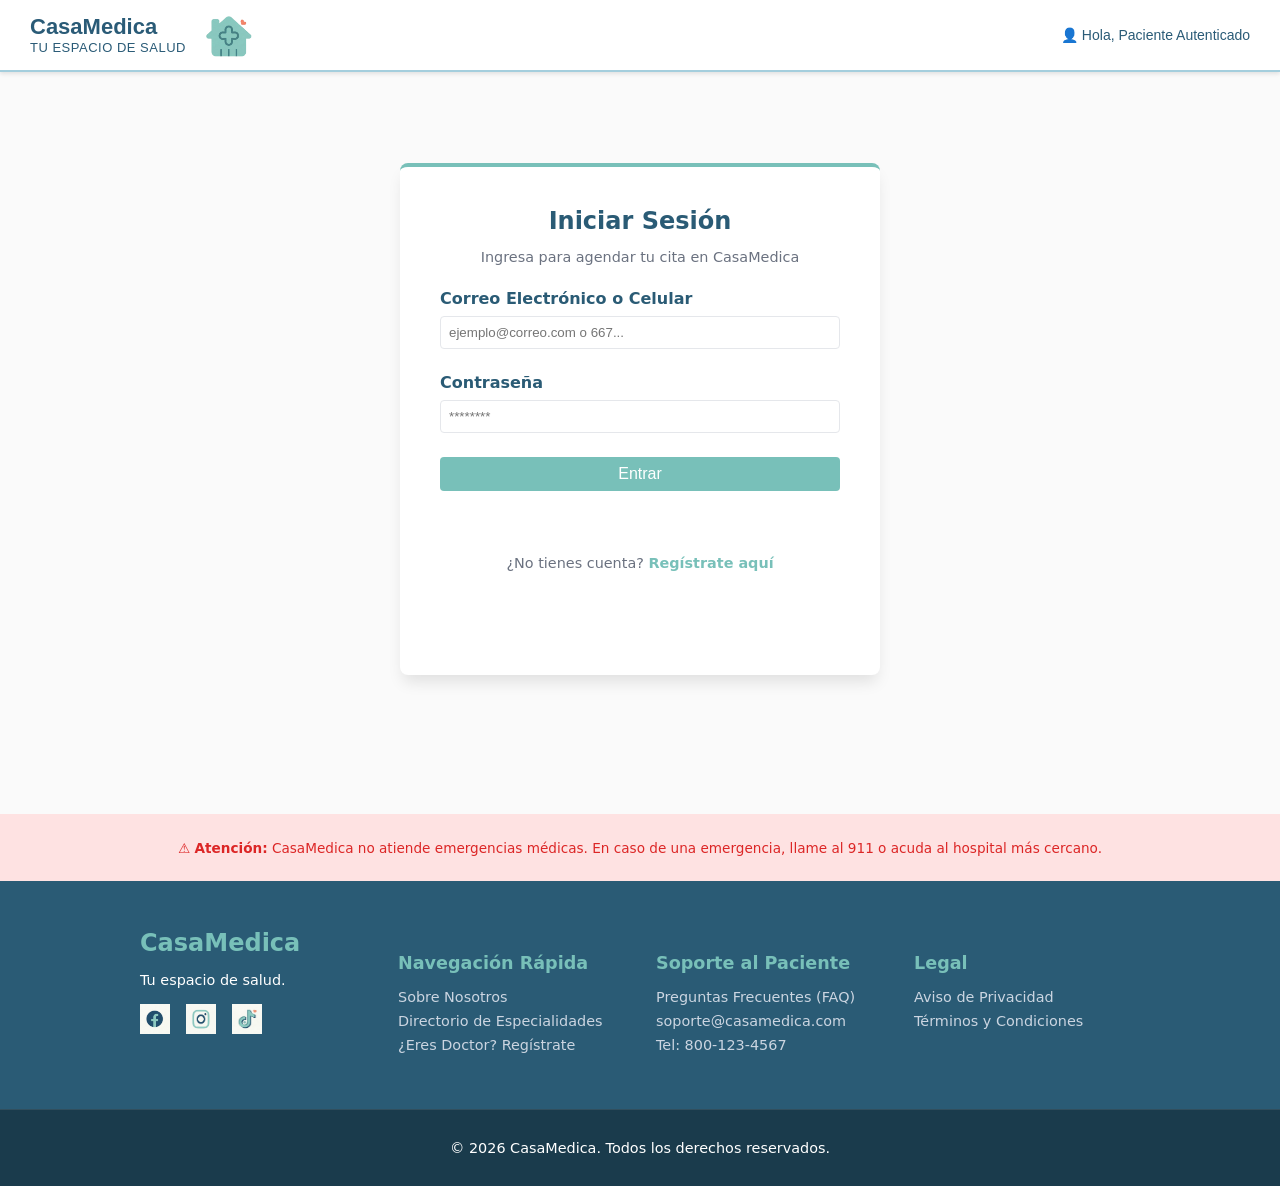
<file: index.html>
<!DOCTYPE html>
<html lang="es">
<head>
    <meta charset="UTF-8">
    <meta name="viewport" content="width=device-width, initial-scale=1.0">
    <title>Agendar Cita Médica</title>
    <!-- Enlazamos nuestro archivo CSS externo -->
    <link rel="stylesheet" href="estilos.css">
</head>
<body>

    <!-- Navbar simulando sesión iniciada -->
    <nav class="navbar">
        <div class="logo">
            <div class="logo-text-group"> <h1>CasaMedica</h1>
                <h2>TU ESPACIO DE SALUD</h2>
            </div>
            <img src="casamedicasin.png" alt="Logo" class="logo-img">
        </div>
        <div class="user-info">👤 Hola, Paciente Autenticado</div>
    </nav>
    <div id="auth-section" class="auth-container">
        <!-- Formulario de Inicio de Sesión -->
        <div id="login-form" class="auth-box">
            <h2>Iniciar Sesión</h2>
            <p>Ingresa para agendar tu cita en CasaMedica</p>
            
            <div class="form-group">
                <label>Correo Electrónico o Celular</label>
                <!-- Se pide correo o celular -->
                <input type="text" id="login-user" class="form-control" placeholder="ejemplo@correo.com o 667...">
            </div>
            <div class="form-group">
                <label>Contraseña</label>
                <input type="password" id="login-pass" class="form-control" placeholder="********">
            </div>
            
            <button onclick="iniciarSesion()" class="btn btn-primary" style="width: 100%;">Entrar</button>
            <p class="auth-switch text-center">¿No tienes cuenta? <a href="#" onclick="toggleAuth()">Regístrate aquí</a></p>
        </div>

        <!-- Formulario de Registro (Oculto por defecto) -->
        <div id="register-form" class="auth-box hidden">
            <h2>Crear Cuenta</h2>
            <p>Regístrate como nuevo paciente</p>
            
            <div class="form-group">
                <label>Nombre Completo</label>
                <input type="text" id="reg-name" class="form-control" placeholder="Juan Pérez">
            </div>
            <div class="form-group">
                <label>Correo Electrónico o Celular</label>
                <input type="text" id="reg-user" class="form-control" placeholder="ejemplo@correo.com o 667...">
            </div>
            <div class="form-group">
                <label>Contraseña</label>
                <input type="password" id="reg-pass" class="form-control" placeholder="********">
            </div>
            
            <button onclick="registrarUsuario()" class="btn btn-success" style="width: 100%;">Registrarme</button>
            <p class="auth-switch text-center">¿Ya tienes cuenta? <a href="#" onclick="toggleAuth()">Inicia sesión</a></p>
        </div>
    </div>

   <!-- Contenedor Principal (Dashboard del Paciente) -->
    <div id="main-section" class="dashboard-layout hidden">
        
        <!-- Menú Lateral -->
        <aside class="sidebar">
            <ul class="nav-links">
                <li id="menu-agendar" class="active" onclick="cambiarVista('agendar')">
                    ➕ Agendar Cita
                </li>
                <li id="menu-citas" onclick="cambiarVista('mis-citas')">
                    📅 Mis Citas Programadas
                </li>
                <li onclick="alert('Módulo de recetas en construcción')">
                    💊 Mis Recetas
                </li>
                <li onclick="alert('Módulo de historial en construcción')">
                    📁 Historial Médico
                </li>
                <li onclick="location.reload()">
                    🚪 Cerrar Sesión
                </li>
            </ul>
        </aside>

        <!-- Contenido Dinámico -->
        <main class="dashboard-content">
            
            <!-- ========================================== -->
            <!-- VISTA 1: AGENDAR CITA (Tu código original) -->
            <!-- ========================================== -->
            <div id="vista-agendar">
                
                <!-- Indicador de Pasos -->
                <div class="step-indicator">
                    <span id="step1-indicator" class="step active">1. Elegir Doctor</span>
                    <span id="step2-indicator" class="step">2. Horario</span>
                    <span id="step3-indicator" class="step">3. Pago (50%)</span>
                    <span id="step4-indicator" class="step">4. Confirmación</span>
                </div>

                <!-- PASO 1: Selección de Doctor -->
                <div id="step1" class="step-container">
                    <h2>Selecciona un Doctor</h2>
                    <div class="grid-2">
                        <!-- Tarjeta 1: Dra. Ana López -->
                        <div class="card" onclick="nextStep(2, 'Dra. Ana López (Cardiología)')">
                            <div class="doctor-profile">
                                <img src="doctora1.png" alt="Foto Dra. Ana López" class="doctor-avatar">
                                <div class="doctor-info">
                                    <h3>Dra. Ana López</h3>
                                    <div class="rating">⭐⭐⭐⭐⭐ <span>(48 reseñas)</span></div>
                                    <p class="specialty">❤️ Cardiología</p>
                                </div>
                            </div>
                            <button class="btn btn-primary">Seleccionar</button>
                        </div>

                        <!-- Tarjeta 2: Dr. Carlos Pérez -->
                        <div class="card" onclick="nextStep(2, 'Dr. Carlos Pérez (Dermatología)')">
                            <div class="doctor-profile">
                                <img src="doctor1.png" alt="Foto Dr. Carlos Pérez" class="doctor-avatar">
                                <div class="doctor-info">
                                    <h3>Dr. Carlos Pérez</h3>
                                    <div class="rating">⭐⭐⭐⭐⭐ <span>(35 reseñas)</span></div>
                                    <p class="specialty">🩺 Dermatología</p>
                                </div>
                            </div>
                            <button class="btn btn-primary">Seleccionar</button>
                        </div>

                        <!-- Tarjeta 3: Dra. María González -->
                        <div class="card" onclick="nextStep(2, 'Dra. María González (Pediatría)')">
                            <div class="doctor-profile">
                                <img src="doctora2.png" alt="Foto Dra. María González" class="doctor-avatar">
                                <div class="doctor-info">
                                    <h3>Dra. María González</h3>
                                    <div class="rating">⭐⭐⭐⭐⭐ <span>(62 reseñas)</span></div>
                                    <p class="specialty">👶 Pediatría</p>
                                </div>
                            </div>
                            <button class="btn btn-primary">Seleccionar</button>
                        </div>

                        <!-- Tarjeta 4: Dr. Luis Martínez -->
                        <div class="card" onclick="nextStep(2, 'Dr. Luis Martínez (Traumatología)')">
                            <div class="doctor-profile">
                                <img src="doctor2.png" alt="Foto Dr. Luis Martínez" class="doctor-avatar">
                                <div class="doctor-info">
                                    <h3>Dr. Luis Martínez</h3>
                                    <div class="rating">⭐⭐⭐⭐⭐ <span>(28 reseñas)</span></div>
                                    <p class="specialty">🦴 Traumatología</p>
                                </div>
                            </div>
                            <button class="btn btn-primary">Seleccionar</button>
                        </div>

                        <!-- Tarjeta 5: Dra. Sofía Ramírez -->
                        <div class="card" onclick="nextStep(2, 'Dra. Sofía Ramírez (Neurología)')">
                            <div class="doctor-profile">
                                <img src="doctora3.png" alt="Foto Dra. Sofía Ramírez" class="doctor-avatar">
                                <div class="doctor-info">
                                    <h3>Dra. Sofía Ramírez</h3>
                                    <div class="rating">⭐⭐⭐⭐⭐ <span>(41 reseñas)</span></div>
                                    <p class="specialty">🧠 Neurología</p>
                                </div>
                            </div>
                            <button class="btn btn-primary">Seleccionar</button>
                        </div>

                        <!-- Tarjeta 6: Dr. Jorge Herrera -->
                        <div class="card" onclick="nextStep(2, 'Dr. Jorge Herrera (Gastroenterología)')">
                            <div class="doctor-profile">
                                <img src="doctor3.png" alt="Foto Dr. Jorge Herrera" class="doctor-avatar">
                                <div class="doctor-info">
                                    <h3>Dr. Jorge Herrera</h3>
                                    <div class="rating">⭐⭐⭐⭐⭐ <span>(50 reseñas)</span></div>
                                    <p class="specialty">🩺 Gastroenterología</p>
                                </div>
                            </div>
                            <button class="btn btn-primary">Seleccionar</button>
                        </div>
                    </div>
                </div>

                <!-- PASO 2: Selección de Sucursal y Horario -->
                <div id="step2" class="step-container hidden">
                    <h2>Elige Sucursal y Horario</h2>
                    <p id="selected-doctor" class="highlight-text"></p>
                    
                    <div class="form-group">
                        <label>Sucursal Disponibles</label>
                        <select id="sucursal" class="form-control">
                            <option>Centro Médico Norte</option>
                            <option>Clínica Sur</option>
                        </select>
                    </div>
                    <div class="form-group">
                        <label>Horarios Disponibles</label>
                        <div class="grid-3">
                            <button class="time-slot" onclick="selectTime('09:00 AM')">09:00 AM</button>
                            <button class="time-slot" onclick="selectTime('11:30 AM')">11:30 AM</button>
                            <button class="time-slot" onclick="selectTime('04:00 PM')">04:00 PM</button>
                        </div>
                    </div>
                    <div class="actions justify-between">
                        <button onclick="prevStep(1)" class="btn btn-text">← Volver</button>
                        <button onclick="nextStep(3)" class="btn btn-primary">Continuar</button>
                    </div>
                </div>

                <!-- PASO 3: Resumen y Pago -->
                <div id="step3" class="step-container hidden">
                    <h2>Resumen y Pago</h2>
                    <div class="summary-box">
                        <ul>
                            <li><strong>Doctor:</strong> <span id="summary-doctor"></span></li>
                            <li><strong>Horario:</strong> <span id="summary-time"></span></li>
                            <li><strong>Sucursal:</strong> <span id="summary-sucursal"></span></li>
                        </ul>
                        <div class="summary-total">
                            <span>Costo total: $1,000 MXN</span>
                            <span class="total-price">Anticipo (50%): $500 MXN</span>
                        </div>
                    </div>

                    <!-- Formulario de Pago -->
                    <div class="payment-form">
                        <h3>Introduce datos de pago</h3>
                        <input type="text" id="numero-tarjeta" placeholder="Número de Tarjeta" class="form-control mb-3">
                        <div class="flex-gap">
                            <input type="text" placeholder="MM/AA" class="form-control">
                            <input type="text" placeholder="CVC" class="form-control">
                        </div>
                    </div>

                    <!-- Botones simulando el bloque 'alt' -->
                    <div class="actions justify-between items-center">
                        <button onclick="prevStep(2)" class="btn btn-text">← Volver</button>
                        <div class="flex-gap">
                            <button id="btn-pagar" onclick="simulatePayment(true)" class="btn btn-success">Pagar y Agendar</button>
                        </div>
                    </div>
                    <p id="payment-error" class="error-msg hidden">Error en el pago: Fondos insuficientes. Intenta nuevamente.</p>
                </div>

                <!-- PASO 4: Confirmación -->
                <div id="step4" class="step-container hidden text-center">
                    <div class="success-icon">✓</div>
                    <h2 class="title-large">¡Cita Confirmada!</h2>
                    <p class="subtitle">El pago fue exitoso, tu horario ha sido bloqueado y hemos enviado una notificación a tu correo y al del doctor.</p>
                    <button onclick="location.reload()" class="btn btn-primary">Volver al inicio</button>
                </div>

            </div> <!-- FIN DE VISTA 1 -->


            <!-- ========================================== -->
            <!-- VISTA 2: MIS CITAS PROGRAMADAS             -->
            <!-- ========================================== -->
            <div id="vista-mis-citas" class="hidden">
                <div class="section-header justify-between items-center mb-3">
                    <h2>Mis Citas Programadas</h2>
                </div>

                <div id="lista-citas">
                    <!-- Cita Simulada 1 -->
                    <div class="card mb-3" id="cita-101">
                        <div class="justify-between items-center">
                            <div>
                                <h3 style="color: var(--text-main); margin-bottom: 5px;">Dr. Carlos Pérez</h3>
                                <p style="margin-bottom: 5px;"><strong>Especialidad:</strong> Dermatología</p>
                                <p style="margin-bottom: 5px;">📍 Centro Médico Norte</p>
                                <p class="highlight-text">📅 Jueves 28 de Marzo, 2026 - 10:00 AM</p>
                            </div>
                            <button class="btn btn-danger" onclick="cancelarCita('cita-101')">Cancelar Cita</button>
                        </div>
                    </div>

                    <!-- Cita Simulada 2 -->
                    <div class="card mb-3" id="cita-102">
                        <div class="justify-between items-center">
                            <div>
                                <h3 style="color: var(--text-main); margin-bottom: 5px;">Dra. Ana López</h3>
                                <p style="margin-bottom: 5px;"><strong>Especialidad:</strong> Cardiología</p>
                                <p style="margin-bottom: 5px;">📍 Clínica Sur</p>
                                <p class="highlight-text">📅 Viernes 03 de Abril, 2026 - 11:30 AM</p>
                            </div>
                            <button class="btn btn-danger" onclick="cancelarCita('cita-102')">Cancelar Cita</button>
                        </div>
                    </div>
                </div>
                
                <!-- Mensaje cuando no hay citas -->
                <div id="mensaje-sin-citas" class="hidden text-center" style="padding: 2rem;">
                    <p class="subtitle">No tienes citas programadas en este momento.</p>
                    <button class="btn btn-primary" onclick="cambiarVista('agendar')">Agendar Nueva Cita</button>
                </div>
            </div> <!-- FIN DE VISTA 2 -->

        </main>
    </div>
    <!-- Footer CasaMedica -->
    <footer class="site-footer">
        <!-- Descargo de responsabilidad -->
        <div class="footer-disclaimer">
            <p>⚠️ <strong>Atención:</strong> CasaMedica no atiende emergencias médicas. En caso de una emergencia, llame al 911 o acuda al hospital más cercano.</p>
        </div>

        <div class="footer-content">
            <!-- Columna 1: Branding -->
            <div class="footer-col branding">
                <h3 class="footer-logo">CasaMedica</h3>
                <p>Tu espacio de salud.</p>
                <div class="social-links">
                    <!-- Aquí pon la ruta de tus imágenes de redes -->
                    <a href="https://www.facebook.com/share/14bTTWqxJrE/"><img src="face.png" alt="Facebook" class="social-icon"></a>
                    <a href="https://www.instagram.com/_casamedica_?igsh=MmNtZ2VxcXM4ZjY1"><img src="insta.png" alt="Instagram" class="social-icon"></a>
                    <a href="https://www.tiktok.com/@casamedica1?_r=1&_t=ZS-950CyYFi7JE"><img src="Captura de pantalla 2026-03-25 223524.png" alt="Tiktok" class="social-icon"></a>
                </div>
            </div>

            <!-- Columna 2: Navegación -->
            <div class="footer-col">
                <h4>Navegación Rápida</h4>
                <ul>
                    <li><a href="#">Sobre Nosotros</a></li>
                    <li><a href="#">Directorio de Especialidades</a></li>
                    <li><a href="#">¿Eres Doctor? Regístrate</a></li>
                </ul>
            </div>

            <!-- Columna 3: Soporte -->
            <div class="footer-col">
                <h4>Soporte al Paciente</h4>
                <ul>
                    <li><a href="#">Preguntas Frecuentes (FAQ)</a></li>
                    <li><a href="#">soporte@casamedica.com</a></li>
                    <li><a href="#">Tel: 800-123-4567</a></li>
                </ul>
            </div>

            <!-- Columna 4: Legal -->
            <div class="footer-col">
                <h4>Legal</h4>
                <ul>
                    <li><a href="#">Aviso de Privacidad</a></li>
                    <li><a href="#">Términos y Condiciones</a></li>
                </ul>
            </div>
        </div>

        <!-- Copyright -->
        <div class="footer-bottom">
            <p>&copy; 2026 CasaMedica. Todos los derechos reservados.</p>
        </div>
    </footer>
    <script src="app.js"></script>
    
</body>
</html>
</file>
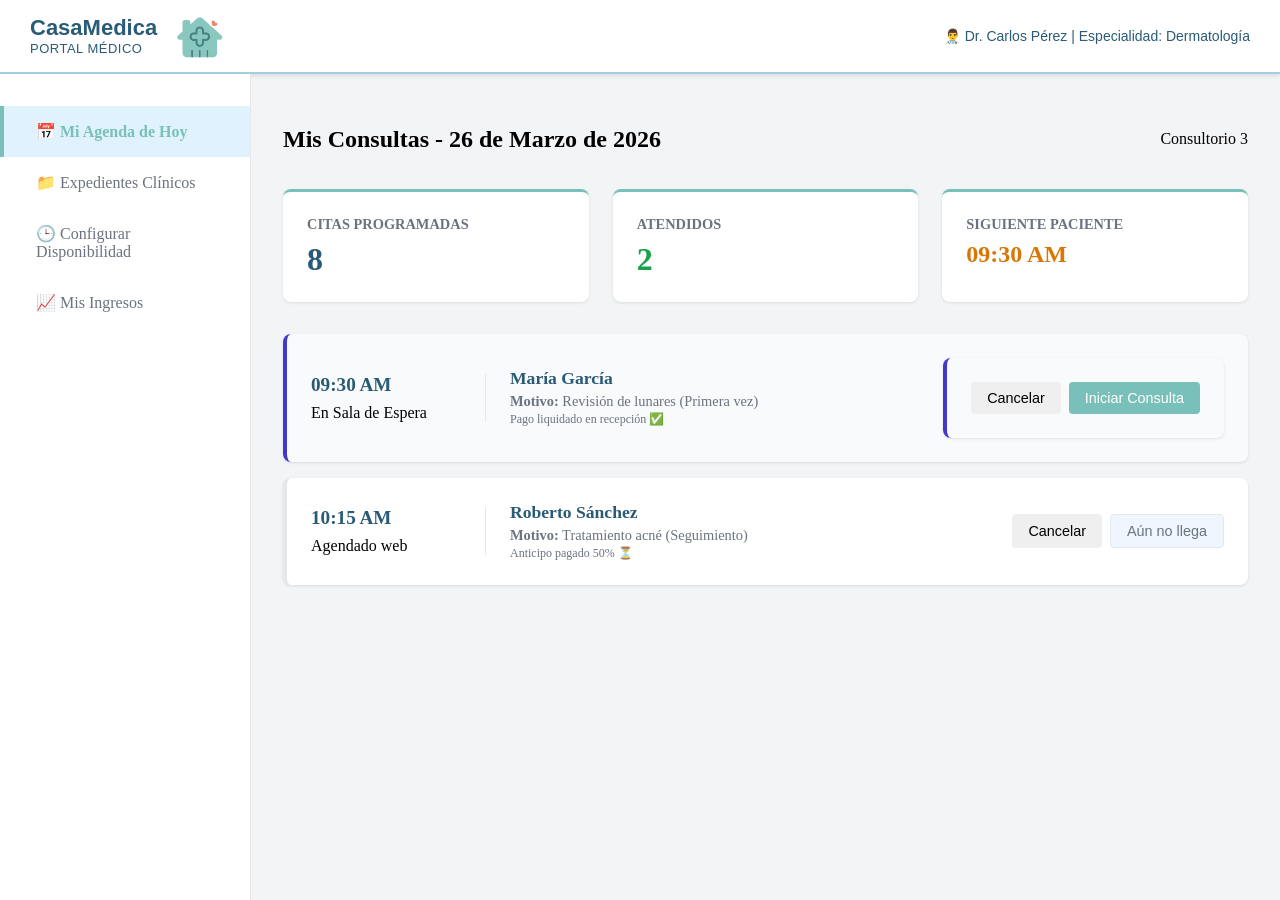
<file: doctor.html>
<!DOCTYPE html>
<html lang="es">
<head>
    <meta charset="UTF-8">
    <meta name="viewport" content="width=device-width, initial-scale=1.0">
    <title>Portal Médico - CasaMedica</title>
    <!-- Reutilizamos tu archivo de estilos principal donde ya están las clases del dashboard -->
    <link rel="stylesheet" href="doctor.css">
</head>
<body class="dashboard-body">

    <!-- Navbar del Dashboard -->
    <nav class="navbar">
        <div class="logo">
            <div class="logo-text-group"> 
                <h1>CasaMedica</h1>
                <h2>PORTAL MÉDICO</h2>
            </div>
            <img src="casamedicasin.png" alt="Logo" class="logo-img">
        </div>
        <div class="user-info">
            👨‍⚕️ Dr. Carlos Pérez | Especialidad: Dermatología
        </div>
    </nav>

    <div class="dashboard-layout">
        <!-- Menú Lateral -->
        <aside class="sidebar">
            <ul class="nav-links">
                <li class="active">📅 Mi Agenda de Hoy</li>
                <li>📁 Expedientes Clínicos</li>
                <li>🕒 Configurar Disponibilidad</li>
                <li>📈 Mis Ingresos</li>
            </ul>
        </aside>

        <!-- Contenido Principal -->
        <main class="dashboard-content">
            
            <div class="section-header justify-between items-center mb-3">
                <h2>Mis Consultas - 26 de Marzo de 2026</h2>
                <span class="badge badge-info">Consultorio 3</span>
            </div>

            <!-- Tarjetas de Resumen Rápido -->
            <div class="kpi-grid">
                <div class="kpi-card">
                    <h3>Citas Programadas</h3>
                    <p class="kpi-number">8</p>
                </div>
                <div class="kpi-card">
                    <h3>Atendidos</h3>
                    <p class="kpi-number text-success">2</p>
                </div>
                <div class="kpi-card">
                    <h3>Siguiente Paciente</h3>
                    <p class="kpi-number text-warning" style="font-size: 1.5rem;">09:30 AM</p>
                </div>
            </div>

            <!-- Lista de Pacientes (Estilo Tarjetas para el Doctor) -->
            <div class="doctor-agenda">
                
                <!-- Paciente 1: Esperando (Ya hizo check-in en recepción) -->
                <div class="agenda-card status-waiting" id="cita-1">
                    <div class="agenda-time">
                        <h3>09:30 AM</h3>
                        <span class="badge badge-primary">En Sala de Espera</span>
                    </div>
                    <div class="agenda-details">
                        <h4>María García</h4>
                        <p><strong>Motivo:</strong> Revisión de lunares (Primera vez)</p>
                        <p class="text-muted"><small>Pago liquidado en recepción ✅</small></p>
                    </div>
                    <div class="agenda-card status-waiting" id="cita-1">
                    <!-- ... (resto del código de la cita) ... -->
                    
                    <div class="agenda-action flex-gap">
                        <button class="btn btn-danger" onclick="cancelarCitaDoctor('cita-1')">Cancelar</button>
                        <button class="btn btn-primary" onclick="abrirConsulta('cita-1', 'María García', '09:30 AM')">Iniciar Consulta</button>
                    </div>
                </div>
                </div>

                <!-- Paciente 2: Agendado (Aún no llega a recepción) -->
                <div class="agenda-card" id="cita-2">
                    <div class="agenda-time">
                        <h3>10:15 AM</h3>
                        <span class="badge badge-info">Agendado web</span>
                    </div>
                    <div class="agenda-details">
                        <h4>Roberto Sánchez</h4>
                        <p><strong>Motivo:</strong> Tratamiento acné (Seguimiento)</p>
                        <p class="text-muted"><small>Anticipo pagado 50% ⏳</small></p>
                    </div>
                    <div class="agenda-action flex-gap">
                        <button class="btn btn-danger" onclick="cancelarCitaDoctor('cita-2')">Cancelar</button>
                        <button class="btn btn-outline" disabled>Aún no llega</button>
                    </div>
                </div>

            </div>
        </main>
    </div>

    <!-- ==================== MODAL: EXPEDIENTE CLÍNICO ==================== -->
    <div id="modal-consulta" class="modal-overlay hidden">
        <div class="modal-content" style="max-width: 700px;"> <!-- Más ancho para notas médicas -->
            <div class="justify-between items-center mb-3">
                <h2 class="text-main m-0">Expediente de Consulta</h2>
                <span class="badge badge-warning" id="consulta-hora"></span>
            </div>
            
            <div class="summary-box mb-3">
                <p><strong>Paciente:</strong> <span id="consulta-paciente"></span></p>
            </div>

            <!-- Formulario de Notas Médicas -->
            <div class="form-group">
                <label>Notas de Evolución y Síntomas (Privado)</label>
                <textarea id="notas-medicas" class="form-control" rows="4" placeholder="Escriba aquí los síntomas y observaciones físicas..."></textarea>
            </div>

            <div class="form-group">
                <label>Diagnóstico Principal</label>
                <input type="text" id="diagnostico" class="form-control" placeholder="Ej. Dermatitis atópica leve">
            </div>

            <div class="form-group">
                <label>Receta Médica (Se entregará al paciente)</label>
                <textarea id="receta" class="form-control" rows="3" placeholder="Medicamento, dosis y frecuencia..."></textarea>
            </div>

            <div class="actions justify-between mt-4">
                <button onclick="cerrarConsulta()" class="btn btn-text">Cancelar</button>
                <div class="flex-gap">
                    <button onclick="guardarProgreso()" class="btn btn-outline">Guardar Borrador</button>
                    <button onclick="finalizarConsulta()" class="btn btn-success">Finalizar Consulta</button>
                </div>
            </div>
        </div>
    </div>
    <!-- ==================== FIN DEL MODAL ==================== -->

    <script src="doctor.js"></script>
</body>
</html>
</file>
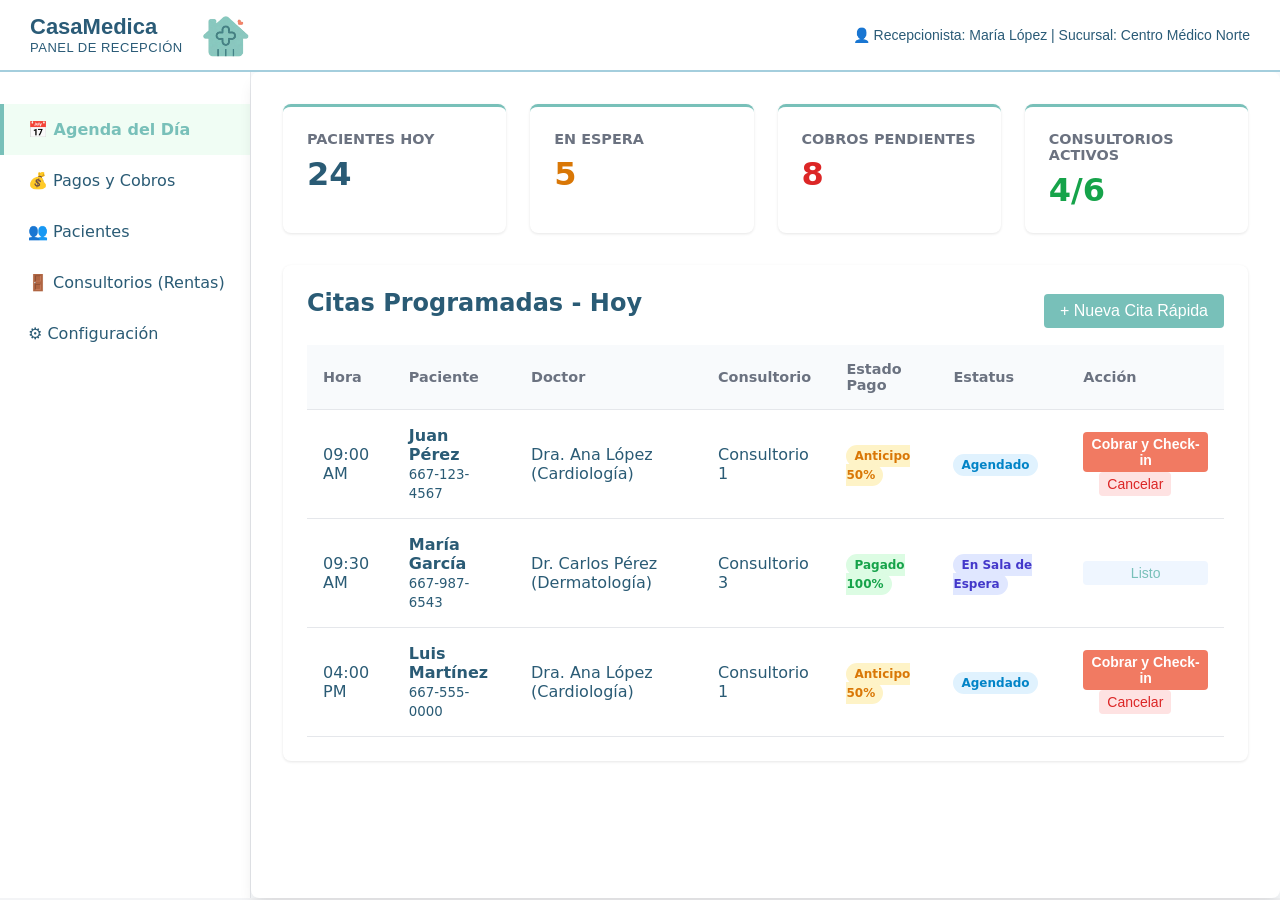
<file: Recepcionista.html>
<!DOCTYPE html>
<html lang="es">
<head>
    <meta charset="UTF-8">
    <meta name="viewport" content="width=device-width, initial-scale=1.0">
    <title>Panel de Recepción - CasaMedica</title>
    <link rel="stylesheet" href="estilos.css">
    <link rel="stylesheet" href="Recepcionista.css"> <!-- Estilos específicos del dashboard -->
</head>
<body class="dashboard-body">

    <!-- Navbar del Dashboard -->
    <nav class="navbar">
        <div class="logo">
            <div class="logo-text-group"> 
                <h1>CasaMedica</h1>
                <h2>PANEL DE RECEPCIÓN</h2>
            </div>
            <img src="casamedicasin.png" alt="Logo" class="logo-img">
        </div>
        <div class="user-info">
            👤 Recepcionista: María López | Sucursal: Centro Médico Norte
        </div>
    </nav>

    <div class="dashboard-layout">
        <!-- Menú Lateral (Sidebar) -->
        <aside class="sidebar">
            <ul class="nav-links">
                <li class="active">📅 Agenda del Día</li>
                <li>💰 Pagos y Cobros</li>
                <li>👥 Pacientes</li>
                <li>🚪 Consultorios (Rentas)</li>
                <li>⚙️ Configuración</li>
            </ul>
        </aside>

        <!-- Contenido Principal -->
        <main class="dashboard-content">
            
            <!-- Tarjetas de Resumen (KPIs) -->
            <div class="kpi-grid">
                <div class="kpi-card">
                    <h3>Pacientes Hoy</h3>
                    <p class="kpi-number">24</p>
                </div>
                <div class="kpi-card">
                    <h3>En Espera</h3>
                    <p class="kpi-number text-warning">5</p>
                </div>
                <div class="kpi-card">
                    <h3>Cobros Pendientes</h3>
                    <p class="kpi-number text-danger">8</p>
                </div>
                <div class="kpi-card">
                    <h3>Consultorios Activos</h3>
                    <p class="kpi-number text-success">4/6</p>
                </div>
            </div>

            <!-- Tabla de Citas del Día -->
            <div class="panel-section">
                <div class="section-header justify-between items-center mb-3">
                    <h2>Citas Programadas - Hoy</h2>
                    <button class="btn btn-primary">+ Nueva Cita Rápida</button>
                </div>

                <div class="table-container">
                    <table class="data-table">
                        <thead>
                            <tr>
                                <th>Hora</th>
                                <th>Paciente</th>
                                <th>Doctor</th>
                                <th>Consultorio</th>
                                <th>Estado Pago</th>
                                <th>Estatus</th>
                                <th>Acción</th>
                            </tr>
                        </thead>
                        <tbody id="citas-body">
                            <!-- Fila 1: Paciente que ya pagó el anticipo en web -->
                            <tr>
                                <td>09:00 AM</td>
                                <td><strong>Juan Pérez</strong><br><small>667-123-4567</small></td>
                                <td>Dra. Ana López (Cardiología)</td>
                                <td>Consultorio 1</td>
                                <td><span class="badge badge-warning">Anticipo 50%</span></td>
                                <td><span class="badge badge-info">Agendado</span></td>
                                <td>
                                    <button class="btn btn-success btn-sm" onclick="cobrarRestante(this)">Cobrar y Check-in</button>
                                    <button class="btn btn-danger btn-sm ml-3" onclick="iniciarCancelacion(this, 48)">Cancelar</button>
                                </td>
                            </tr>
                            
                            <!-- Fila 2: Paciente que ya pagó completo y está esperando -->
                            <tr>
                                <td>09:30 AM</td>
                                <td><strong>María García</strong><br><small>667-987-6543</small></td>
                                <td>Dr. Carlos Pérez (Dermatología)</td>
                                <td>Consultorio 3</td>
                                <td><span class="badge badge-success">Pagado 100%</span></td>
                                <td><span class="badge badge-primary">En Sala de Espera</span></td>
                                <td>
                                    <button class="btn btn-outline btn-sm" disabled>Listo</button>
                                </td>
                            </tr>

                            <!-- Fila 3: Cita de la tarde, pendiente -->
                            <tr>
                                <td>04:00 PM</td>
                                <td><strong>Luis Martínez</strong><br><small>667-555-0000</small></td>
                                <td>Dra. Ana López (Cardiología)</td>
                                <td>Consultorio 1</td>
                                <td><span class="badge badge-warning">Anticipo 50%</span></td>
                                <td><span class="badge badge-info">Agendado</span></td>
                                <td>
                                <button class="btn btn-success btn-sm" onclick="cobrarRestante(this)">Cobrar y Check-in</button>
                                <button class="btn btn-danger btn-sm ml-3" onclick="iniciarCancelacion(this, 2)">Cancelar</button>
                                </td>
                            </tr>
                        </tbody>
                    </table>
                </div>
            </div>

        </main>
    </div>

    <!-- ==================== INICIO DEL MODAL DE CANCELACIÓN ==================== -->
    <div id="modal-cancelacion" class="modal-overlay hidden">
        <div class="modal-content">
            <h2 class="text-danger mb-3">Cancelar Cita</h2>
            
            <div class="summary-box mb-3">
                <p><strong>Paciente:</strong> <span id="cancel-paciente"></span></p>
                <p><strong>Doctor:</strong> <span id="cancel-doctor"></span></p>
                <p><strong>Hora:</strong> <span id="cancel-hora"></span></p>
            </div>

            <div id="alerta-reembolso" class="alerta-validacion mb-3">
                <!-- Se inyecta por JS -->
            </div>

            <div class="actions justify-between mt-4">
                <button onclick="cerrarModalCancelacion()" class="btn btn-outline">Volver</button>
                <button onclick="procesarCancelacion()" class="btn btn-danger">Confirmar Cancelación</button>
            </div>
        </div>
    </div>
    <!-- ==================== FIN DEL MODAL ==================== -->

    <script src="Recepcionista.js"></script>
</body>
</html>
</file>
<file: estilos.css>
:root {
    --primary-color: #78C0B9; /* Nuevo color del botón */
    --primary-hover: #5DAAA3; /* Un tono ligeramente más oscuro para el hover */
    --success-color: #F17A62; /* Coral del corazón */
    --success-hover: #D9644D; /* Coral oscuro al pasar el mouse */
    --danger-color: #dc2626;
    --danger-bg: #fee2e2;
    --bg-color: #FAFAFA; /* Fondo blanco/hueso limpio */
    --text-main: #2A5B75; /* Azul oscuro de la tipografía */
    --text-muted: #6b7280;
    --border-color: #e5e7eb;
}

body {
    font-family: system-ui, -apple-system, sans-serif;
    background-color: var(--bg-color);
    margin: 0;
    padding: 0;
    color: var(--text-main);
}

.navbar {
    display: flex;
    justify-content: space-between;
    align-items: center;
    padding: 10px 30px;
    background-color: white;
    border-bottom: 2px solid #a4cedd;
    box-shadow: 0 2px 4px rgba(0,0,0,0.1);
    font-family: Arial, sans-serif;
}

.logo {
    display: flex;
    align-items: center;
    gap: 15px;
}

/* Agrupamos el texto para que se apile profesionalmente */
.logo-text-group {
    display: flex;
    flex-direction: column;
    justify-content: center;
}

.logo-text-group h1 {
    margin: 0;
    font-size: 22px;
    color: #2a5b77;
    font-weight: bold;
}

.logo-text-group h2 {
    margin: 0;
    font-size: 13px;
    color: #2a5b77;
    font-weight: normal;
    letter-spacing: 0.5px;
}

/* === TAMAÑO PERFECTO DE LA IMAGEN === */
.logo-img {
    max-height: 50px; /* Limitar altura */
    width: auto;
}

.user-info {
    font-size: 14px;
    color: #2a5b77;
}
/* Contenedor Principal */
.main-container {
    max-width: 800px;
    margin: 2.5rem auto;
    background-color: white;
    padding: 2rem;
    border-radius: 0.5rem;
    box-shadow: 0 10px 15px -3px rgba(0, 0, 0, 0.1);
}

/* Indicadores de Pasos */
.step-indicator {
    display: flex;
    justify-content: space-between;
    border-bottom: 1px solid var(--border-color);
    padding-bottom: 1rem;
    margin-bottom: 1.5rem;
    font-size: 0.875rem;
    color: var(--text-muted);
}

.step.active { color: var(--primary-color); font-weight: bold; }
.step.completed { color: var(--success-color); font-weight: 500; }

/* Tipografía */
h2 { font-size: 1.5rem; margin-top: 0; margin-bottom: 1rem; }
h3 { font-size: 1.125rem; margin: 0 0 0.5rem 0; }
.highlight-text { color: var(--primary-color); font-weight: 500; margin-bottom: 1rem; }
.title-large { font-size: 2rem; margin-bottom: 0.5rem; }
.subtitle { color: var(--text-muted); margin-bottom: 1.5rem; }
.text-center { text-align: center; padding: 2.5rem 0; }

/* Utilidades */
.hidden { display: none !important; }
.mb-3 { margin-bottom: 0.75rem; }

/* Grillas */
.grid-2 { display: grid; grid-template-columns: repeat(auto-fit, minmax(250px, 1fr)); gap: 1rem; }
.grid-3 { display: grid; grid-template-columns: repeat(3, 1fr); gap: 0.5rem; }
.flex-gap { display: flex; gap: 0.75rem; }
.justify-between { display: flex; justify-content: space-between; }
.items-center { align-items: center; }

/* Tarjetas (Cards) */
/* Tarjetas (Cards) */
.card {
    border: 1px solid var(--border-color);
    padding: 1rem;
    border-radius: 0.5rem;
    cursor: pointer;
    transition: border-color 0.2s;
    
    /* Agregamos Flexbox para alinear el contenido */
    display: flex;
    flex-direction: column;
    height: 100%; /* Hace que todas las tarjetas midan lo mismo en su fila */
    box-sizing: border-box;
}

.card:hover { 
    border-color: var(--primary-color); 
}

.card p { 
    color: var(--text-muted); 
    margin: 0 0 1rem 0; 
}

/* Esta regla empuja el botón siempre al fondo de la tarjeta */
.card .btn {
    margin-top: auto; 
}

/* Formularios */
.form-group { margin-bottom: 1.5rem; }
.form-group label { display: block; font-weight: bold; margin-bottom: 0.5rem; }
.form-control {
    width: 100%;
    padding: 0.5rem;
    border: 1px solid var(--border-color);
    border-radius: 0.25rem;
    box-sizing: border-box;
}

/* Botones */
.btn {
    padding: 0.5rem 1rem;
    border-radius: 0.25rem;
    border: none;
    cursor: pointer;
    font-size: 1rem;
    transition: background-color 0.2s;
}
.btn-primary { 
    background-color: var(--primary-color); 
    color: white; /* Asegura que el texto sea blanco */
    font-weight: 500; /* Le da un poco más de peso al texto */
}
.btn-primary:hover { background-color: var(--primary-hover); }
.btn-outline { background-color: #eff6ff; color: var(--primary-color); width: 100%; }
.btn-text { background-color: transparent; color: var(--text-muted); }
.btn-text:hover { color: var(--text-main); }
.btn-success { background-color: var(--success-color); color: white; font-weight: bold; }
.btn-success:hover { background-color: var(--success-hover); }
.btn-danger { background-color: var(--danger-bg); color: var(--danger-color); }

.time-slot {
    border: 1px solid var(--border-color);
    padding: 0.5rem;
    background: white;
    border-radius: 0.25rem;
    cursor: pointer;
}
.time-slot:hover { background-color: #eff6ff; }
.time-slot:focus { background-color: var(--primary-color); color: white; }

/* Secciones específicas */
.summary-box {
    background-color: #F0F7F6; /* Turquesa súper claro */
    padding: 1rem;
    border-radius: 0.5rem;
    border: 1px solid var(--primary-color);
    margin-bottom: 1.5rem;
}

.summary-total {
    border-top: 1px solid var(--primary-color);
    padding-top: 1rem;
    display: flex;
    justify-content: space-between;
    align-items: center;
}

.total-price { 
    font-size: 1.25rem; 
    font-weight: bold; 
    color: var(--success-color); /* El precio total en color Coral */
}
.total-price { font-size: 1.25rem; font-weight: bold; color: #1e40af; }
.payment-form {
    border: 1px solid var(--border-color);
    padding: 1rem;
    border-radius: 0.5rem;
    margin-bottom: 1.5rem;
}
.error-msg { color: var(--danger-color); font-size: 0.875rem; margin-top: 0.75rem; }
.success-icon { color: var(--success-color); font-size: 4rem; margin-bottom: 1rem; }

/* ==================== FOOTER ==================== */
.site-footer {
    background-color: var(--text-main); /* Usa el azul oscuro de tu marca */
    color: white;
    margin-top: 3rem;
    font-size: 0.9rem;
}

.footer-disclaimer {
    background-color: var(--danger-bg);
    color: var(--danger-color);
    text-align: center;
    padding: 0.75rem 1rem;
    font-size: 0.85rem;
}

.footer-content {
    max-width: 1000px;
    margin: 0 auto;
    padding: 3rem 2rem;
    display: grid;
    grid-template-columns: repeat(auto-fit, minmax(200px, 1fr));
    gap: 2rem;
}

.footer-logo {
    color: var(--primary-color); /* Turquesa para resaltar el nombre */
    font-size: 1.5rem;
    margin-top: 0;
}

.footer-col h4 {
    color: var(--primary-color);
    margin-bottom: 1rem;
    font-size: 1.1rem;
}

.footer-col ul {
    list-style: none;
    padding: 0;
    margin: 0;
}

.footer-col ul li {
    margin-bottom: 0.5rem;
}

.footer-col a {
    color: #cbd5e1; /* Gris claro para los enlaces */
    text-decoration: none;
    transition: color 0.2s;
}

.footer-col a:hover {
    color: white; /* Se iluminan al pasar el mouse */
}

.social-links {
    display: flex;
    gap: 1rem;
    margin-top: 1rem;
}

.social-icon {
    width: 30px; /* Tamaño de tus íconos */
    height: 30px;
    transition: transform 0.2s;
}

.social-icon:hover {
    transform: scale(1.1);
}

.footer-bottom {
    background-color: #1a3b4c; /* Un azul aún más oscuro para la base */
    text-align: center;
    padding: 1rem;
    border-top: 1px solid rgba(255,255,255,0.1);
}

/* ==================== MEJORAS TARJETAS DOCTORES ==================== */
.doctor-profile {
    display: flex;
    align-items: center; /* Alinea la foto con el texto */
    gap: 15px;
    margin-bottom: 15px;
}

.doctor-avatar {
    width: 65px;
    height: 65px;
    border-radius: 50%; /* Esto hace que la imagen sea un círculo perfecto */
    object-fit: cover; /* Evita que las fotos se deformen si no son cuadradas */
    border: 2px solid var(--primary-color); /* Borde turquesa de tu marca */
}

.doctor-info h3 {
    margin: 0 0 4px 0;
    font-size: 1.1rem;
    color: var(--text-main);
}

.rating {
    font-size: 0.8rem;
    margin-bottom: 4px;
}

.rating span {
    color: var(--text-muted);
    font-size: 0.75rem;
    margin-left: 5px;
}

.specialty {
    margin: 0 !important;
    font-size: 0.9rem;
    color: var(--text-muted);
    font-weight: 500;
}

.doctor-availability {
    background-color: #f0fdf4; /* Un verde muy clarito que da sensación de "disponible" */
    border: 1px solid #bbf7d0;
    padding: 8px;
    border-radius: 6px;
    margin-bottom: 15px;
    font-size: 0.85rem;
    color: var(--success-hover); /* Verde más oscuro para el texto */
    text-align: center;
}

.auth-container {
    display: flex;
    justify-content: center;
    align-items: center;
    min-height: 70vh; /* Centrado vertical */
    padding: 2rem;
}

.auth-box {
    background-color: white;
    padding: 2.5rem;
    border-radius: 0.5rem;
    box-shadow: 0 10px 15px -3px rgba(0, 0, 0, 0.1);
    width: 100%;
    max-width: 400px;
    border-top: 4px solid var(--primary-color);
}

.auth-box h2 {
    text-align: center;
    color: var(--text-main);
    margin-bottom: 0.5rem;
}

.auth-box p {
    text-align: center;
    color: var(--text-muted);
    margin-bottom: 1.5rem;
    font-size: 0.9rem;
}

.auth-switch {
    margin-top: 1.5rem;
    font-size: 0.9rem;
}

.auth-switch a {
    color: var(--primary-color);
    text-decoration: none;
    font-weight: bold;
    transition: color 0.2s;
}

.auth-switch a:hover {
    color: var(--primary-hover);
    text-decoration: underline;
}

/* ==================== DASHBOARD PACIENTE ==================== */
/* 1. Modificamos el contenedor para que ocupe todo el ancho y no se centre */
/* 1. Contenedor principal sin márgenes para que toque el navbar y el fondo */
.dashboard-layout {
    display: flex;
    max-width: 100%;
    margin: 0; /* Quitamos todos los márgenes para que se pegue a las orillas */
    min-height: calc(100vh - 75px); /* Ocupa el alto total de la pantalla menos el Navbar (que mide aprox 75px) */
    background-color: #f8fafc; /* Fondo gris súper claro para que resalte el contenido (igual al del doctor) */
}

/* 2. Menú lateral que llega hasta abajo */
.sidebar {
    width: 260px;
    background-color: white;
    border-radius: 0; /* Quitamos los bordes redondeados por completo */
    border-right: 1px solid var(--border-color); /* Línea divisoria sutil para separar del contenido */
    height: auto; /* Al ser un elemento flex, auto hace que se estire hasta abajo junto con el contenido */
    box-shadow: none; /* Quitamos la sombra para un diseño más plano y moderno */
}

/* 3. Área de contenido dinámico */
.dashboard-content {
    flex: 1;
    padding: 2.5rem;
    background-color: transparent; /* El fondo lo da el dashboard-layout */
    box-shadow: none; /* Quitamos la sombra del contenedor para que solo las tarjetas (cards) tengan sombra */
}

.sidebar .nav-links {
    list-style: none;
    padding: 0;
    margin: 0;
}

.sidebar .nav-links li {
    padding: 1rem 1.5rem;
    cursor: pointer;
    color: var(--text-main);
    transition: all 0.2s ease;
    border-left: 4px solid transparent;
    font-weight: 500;
}

.sidebar .nav-links li:hover {
    background-color: #f0fdf4;
    color: var(--primary-color);
}

.sidebar .nav-links li.active {
    border-left-color: var(--primary-color);
    background-color: #f0fdf4;
    color: var(--primary-color);
    font-weight: bold;
}

/* Área de contenido dinámico */
.dashboard-content {
    flex: 1;
    background-color: white;
    padding: 2rem;
    border-radius: 0.5rem;
    box-shadow: 0 10px 15px -3px rgba(0, 0, 0, 0.1);
}
</file>
<file: doctor.css>
/* ============================================================
   ESTILOS ESPECÍFICOS PARA EL PORTAL DEL DOCTOR (doctor.css)
   ============================================================ */

/* ============================================================
   ESTILOS DE LA BARRA DE NAVEGACIÓN (NAVBAR)
   ============================================================ */
.navbar {
    display: flex;
    justify-content: space-between;
    align-items: center;
    padding: 10px 30px;
    background-color: white;
    border-bottom: 2px solid #a4cedd; /* Línea azul claro abajo */
    box-shadow: 0 2px 4px rgba(0,0,0,0.1);
    font-family: Arial, sans-serif;
    height: 74px; /* Altura fija para alinear con el menú lateral */
    box-sizing: border-box;
}
.logo-img {
    max-height: 50px; /* Limitar altura */
    width: auto;
}

.user-info {
    font-size: 14px;
    color: #2a5b77;
}
/* Contenedor Principal */
.main-container {
    max-width: 800px;
    margin: 2.5rem auto;
    background-color: white;
    padding: 2rem;
    border-radius: 0.5rem;
    box-shadow: 0 10px 15px -3px rgba(0, 0, 0, 0.1);
}
.logo {
    display: flex;
    align-items: center;
    gap: 15px;
}

.logo-text-group {
    display: flex;
    flex-direction: column;
    justify-content: center;
}

.logo-text-group h1 {
    margin: 0;
    font-size: 22px;
    color: #2a5b77;
    font-weight: bold;
}

.logo-text-group h2 {
    margin: 0;
    font-size: 13px;
    color: #2a5b77;
    font-weight: normal;
    letter-spacing: 0.5px;
    text-transform: uppercase; /* Para que diga PORTAL MÉDICO en mayúsculas */
}

.user-info {
    font-size: 14px;
    color: #2a5b77;
    display: flex;
    align-items: center;
}

/* También agregamos los estilos de los botones principales para que "Iniciar Consulta" se vea bien */
.btn {
    padding: 0.5rem 1rem;
    border-radius: 0.25rem;
    border: none;
    cursor: pointer;
    font-size: 0.9rem;
    transition: background-color 0.2s;
    font-weight: 500;
}

.btn-primary { 
    background-color: #78C0B9; 
    color: white; 
}

.btn-primary:hover { 
    background-color: #5DAAA3; 
}

.btn-outline { 
    background-color: #eff6ff; 
    color: #6b7280; 
    border: 1px solid #e5e7eb;
}
/* 1. ESTRUCTURA PRINCIPAL DEL DASHBOARD */
.dashboard-body {
    background-color: #f3f4f6;
    margin: 0;
    overflow-x: hidden;
}

/* MÁGIA AQUÍ: Convierte el contenedor en una fila horizontal */
.dashboard-layout {
    display: flex;
    min-height: calc(100vh - 74px);
}

/* 2. MENÚ LATERAL (SIDEBAR) */
.sidebar {
    width: 250px;
    min-width: 250px;
    background-color: white;
    border-right: 1px solid #e5e7eb;
    padding: 2rem 0;
}

.nav-links {
    list-style: none;
    padding: 0;
    margin: 0;
}

.nav-links li {
    padding: 1rem 2rem;
    cursor: pointer;
    color: #6b7280;
    font-weight: 500;
    transition: all 0.2s;
    border-left: 4px solid transparent;
}

.nav-links li:hover {
    background-color: #eff6ff;
    color: #78C0B9;
}

.nav-links li.active {
    background-color: #e0f2fe;
    color: #78C0B9;
    border-left-color: #78C0B9;
    font-weight: bold;
}

/* 3. CONTENIDO PRINCIPAL (DERECHA) */
.dashboard-content {
    flex-grow: 1;
    padding: 2rem;
    overflow-y: auto;
}

/* 4. TARJETAS SUPERIORES (KPIs) */
.kpi-grid {
    display: flex; /* Las pone en línea horizontal */
    gap: 1.5rem;
    margin-bottom: 2rem;
}

.kpi-card {
    background: white;
    padding: 1.5rem;
    border-radius: 0.5rem;
    box-shadow: 0 1px 3px rgba(0,0,0,0.1);
    border-top: 3px solid #78C0B9;
    flex: 1; /* Hacen que midan lo mismo */
}

.kpi-card h3 {
    color: #6b7280;
    font-size: 0.9rem;
    margin-bottom: 0.5rem;
    text-transform: uppercase;
    margin-top: 0;
}

.kpi-number {
    font-size: 2rem;
    font-weight: bold;
    color: #2A5B75;
    margin: 0;
}

/* 5. LISTA DE PACIENTES (TARJETAS DEL DOCTOR) */
.doctor-agenda {
    display: flex;
    flex-direction: column;
    gap: 1rem;
}

.agenda-card {
    display: flex; /* Convierte cada tarjeta en una fila horizontal */
    align-items: center;
    background: white;
    padding: 1.5rem;
    border-radius: 0.5rem;
    box-shadow: 0 1px 3px rgba(0,0,0,0.1);
    border-left: 4px solid #e5e7eb;
    transition: transform 0.2s;
}

.agenda-card:hover {
    transform: translateX(5px);
}

.agenda-card.status-waiting {
    border-left-color: #4338ca; /* Borde azul para "En espera" */
    background-color: #f8fafc;
}

.agenda-card.status-done {
    border-left-color: #16a34a; /* Borde verde para "Atendido" */
    opacity: 0.7;
}

.agenda-time {
    width: 150px;
    border-right: 1px solid #e5e7eb;
    padding-right: 1.5rem;
    margin-right: 1.5rem;
}

.agenda-time h3 {
    margin: 0 0 0.5rem 0;
    color: #2A5B75;
    font-size: 1.2rem;
}

.agenda-details {
    flex-grow: 1;
}

.agenda-details h4 {
    margin: 0 0 0.25rem 0;
    font-size: 1.1rem;
    color: #2A5B75;
}

.agenda-details p {
    margin: 0;
    color: #6b7280;
    font-size: 0.9rem;
}

.agenda-action {
    min-width: 150px;
    text-align: right;
}

/* 6. MODAL Y UTILIDADES CLAVE */
.hidden { display: none !important; }

.modal-overlay {
    position: fixed;
    top: 0;
    left: 0;
    width: 100%;
    height: 100%;
    background-color: rgba(0, 0, 0, 0.5);
    display: flex;
    justify-content: center;
    align-items: center;
    z-index: 1000;
}

.modal-content {
    background-color: white;
    padding: 2rem;
    border-radius: 0.5rem;
    width: 90%;
    max-width: 600px;
    box-shadow: 0 20px 25px -5px rgba(0, 0, 0, 0.1);
    border-top: 4px solid #78C0B9;
}

textarea.form-control {
    resize: vertical;
    font-family: inherit;
    width: 100%;
    box-sizing: border-box;
}

/* Colores y alineaciones extra */
.text-warning { color: #d97706; }
.text-success { color: #16a34a; }
.text-main { color: #2A5B75; }
.text-muted { color: #6b7280; }
.m-0 { margin: 0; }
.mb-3 { margin-bottom: 1rem; }
.mt-4 { margin-top: 1.5rem; }
.justify-between { display: flex; justify-content: space-between; }
.items-center { align-items: center; }
.flex-gap { display: flex; gap: 0.5rem; }
</file>
<file: Recepcionista.css>
/* ==================== DASHBOARD RECEPCIÓN ==================== */

.dashboard-body {
    background-color: #f3f4f6; /* Un gris muy claro para diferenciarlo del sitio web público */
    margin: 0;
    overflow-x: hidden;
}

.dashboard-layout {
    display: flex;
    min-height: calc(100vh - 74px); /* Resta la altura del navbar */
}

/* --- Menú Lateral (Sidebar) --- */
.sidebar {
    width: 250px;
    background-color: white;
    border-right: 1px solid var(--border-color);
    padding: 2rem 0;
}

.nav-links {
    list-style: none;
    padding: 0;
    margin: 0;
}

.nav-links li {
    padding: 1rem 2rem;
    cursor: pointer;
    color: var(--text-muted);
    font-weight: 500;
    transition: all 0.2s;
    border-left: 4px solid transparent;
}

.nav-links li:hover {
    background-color: #eff6ff;
    color: var(--primary-color);
}

.nav-links li.active {
    background-color: #e0f2fe;
    color: var(--primary-color);
    border-left-color: var(--primary-color);
    font-weight: bold;
}

/* --- Contenido Principal --- */
.dashboard-content {
    flex-grow: 1;
    padding: 2rem;
    overflow-y: auto;
}

/* --- Tarjetas KPI (Key Performance Indicators) --- */
.kpi-grid {
    display: grid;
    grid-template-columns: repeat(auto-fit, minmax(200px, 1fr));
    gap: 1.5rem;
    margin-bottom: 2rem;
}

.kpi-card {
    background: white;
    padding: 1.5rem;
    border-radius: 0.5rem;
    box-shadow: 0 1px 3px rgba(0,0,0,0.1);
    border-top: 3px solid var(--primary-color);
}

.kpi-card h3 {
    color: var(--text-muted);
    font-size: 0.9rem;
    margin-bottom: 0.5rem;
    text-transform: uppercase;
}

.kpi-number {
    font-size: 2rem;
    font-weight: bold;
    color: var(--text-main);
    margin: 0;
}

/* Colores de texto para KPIs */
.text-warning { color: #d97706; }
.text-danger { color: var(--danger-color); }
.text-success { color: #16a34a; }

/* --- Tabla de Datos --- */
.panel-section {
    background: white;
    padding: 1.5rem;
    border-radius: 0.5rem;
    box-shadow: 0 1px 3px rgba(0,0,0,0.1);
}

.table-container {
    overflow-x: auto;
}

.data-table {
    width: 100%;
    border-collapse: collapse;
    text-align: left;
}

.data-table th, .data-table td {
    padding: 1rem;
    border-bottom: 1px solid var(--border-color);
}

.data-table th {
    background-color: #f8fafc;
    color: var(--text-muted);
    font-weight: 600;
    font-size: 0.9rem;
}

.data-table tbody tr:hover {
    background-color: #f8fafc;
}

/* --- Etiquetas (Badges) de Estado --- */
.badge {
    padding: 0.25rem 0.5rem;
    border-radius: 9999px;
    font-size: 0.75rem;
    font-weight: bold;
}

.badge-info { background-color: #e0f2fe; color: #0284c7; }
.badge-warning { background-color: #fef3c7; color: #d97706; }
.badge-success { background-color: #dcfce3; color: #16a34a; }
.badge-primary { background-color: #e0e7ff; color: #4338ca; }

/* Utilidades adicionales */
.btn-sm { padding: 0.25rem 0.5rem; font-size: 0.875rem; }
.ml-3 { margin-left: 1rem; }

/* ==================== MODAL DE CANCELACIÓN ==================== */
.modal-overlay {
    position: fixed;
    top: 0;
    left: 0;
    width: 100%;
    height: 100%;
    background-color: rgba(0, 0, 0, 0.5);
    display: flex;
    justify-content: center;
    align-items: center;
    z-index: 1000;
}

.modal-content {
    background-color: white;
    padding: 2rem;
    border-radius: 0.5rem;
    width: 90%;
    max-width: 500px;
    box-shadow: 0 20px 25px -5px rgba(0, 0, 0, 0.1);
    border-top: 4px solid var(--danger-color);
}

.alerta-validacion {
    padding: 1rem;
    border-radius: 0.25rem;
    font-weight: 500;
    font-size: 0.9rem;
}

.alerta-success { background-color: #dcfce3; color: #16a34a; border: 1px solid #bbf7d0; }
.alerta-danger { background-color: #fee2e2; color: #dc2626; border: 1px solid #fecaca; }

/* Margen superior para separar botones en el modal */
.mt-4 { margin-top: 1.5rem; }
</file>
